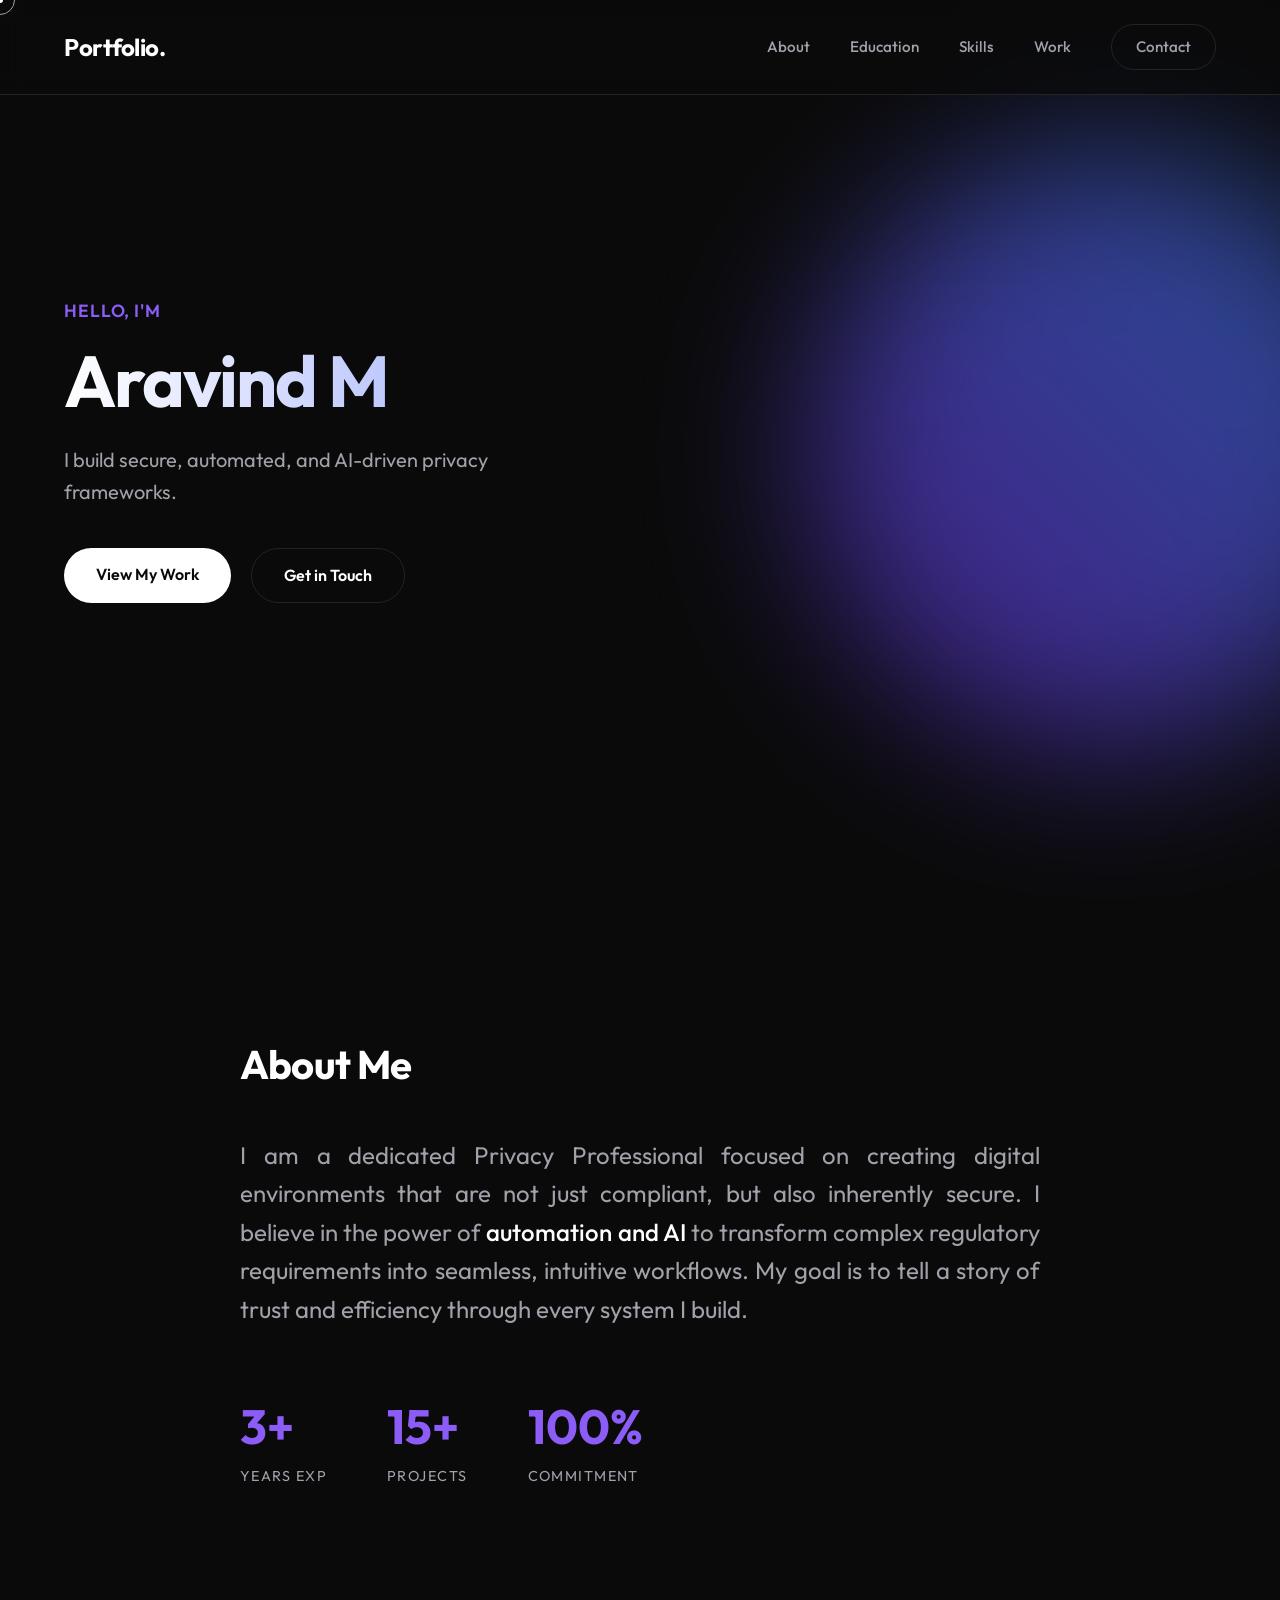
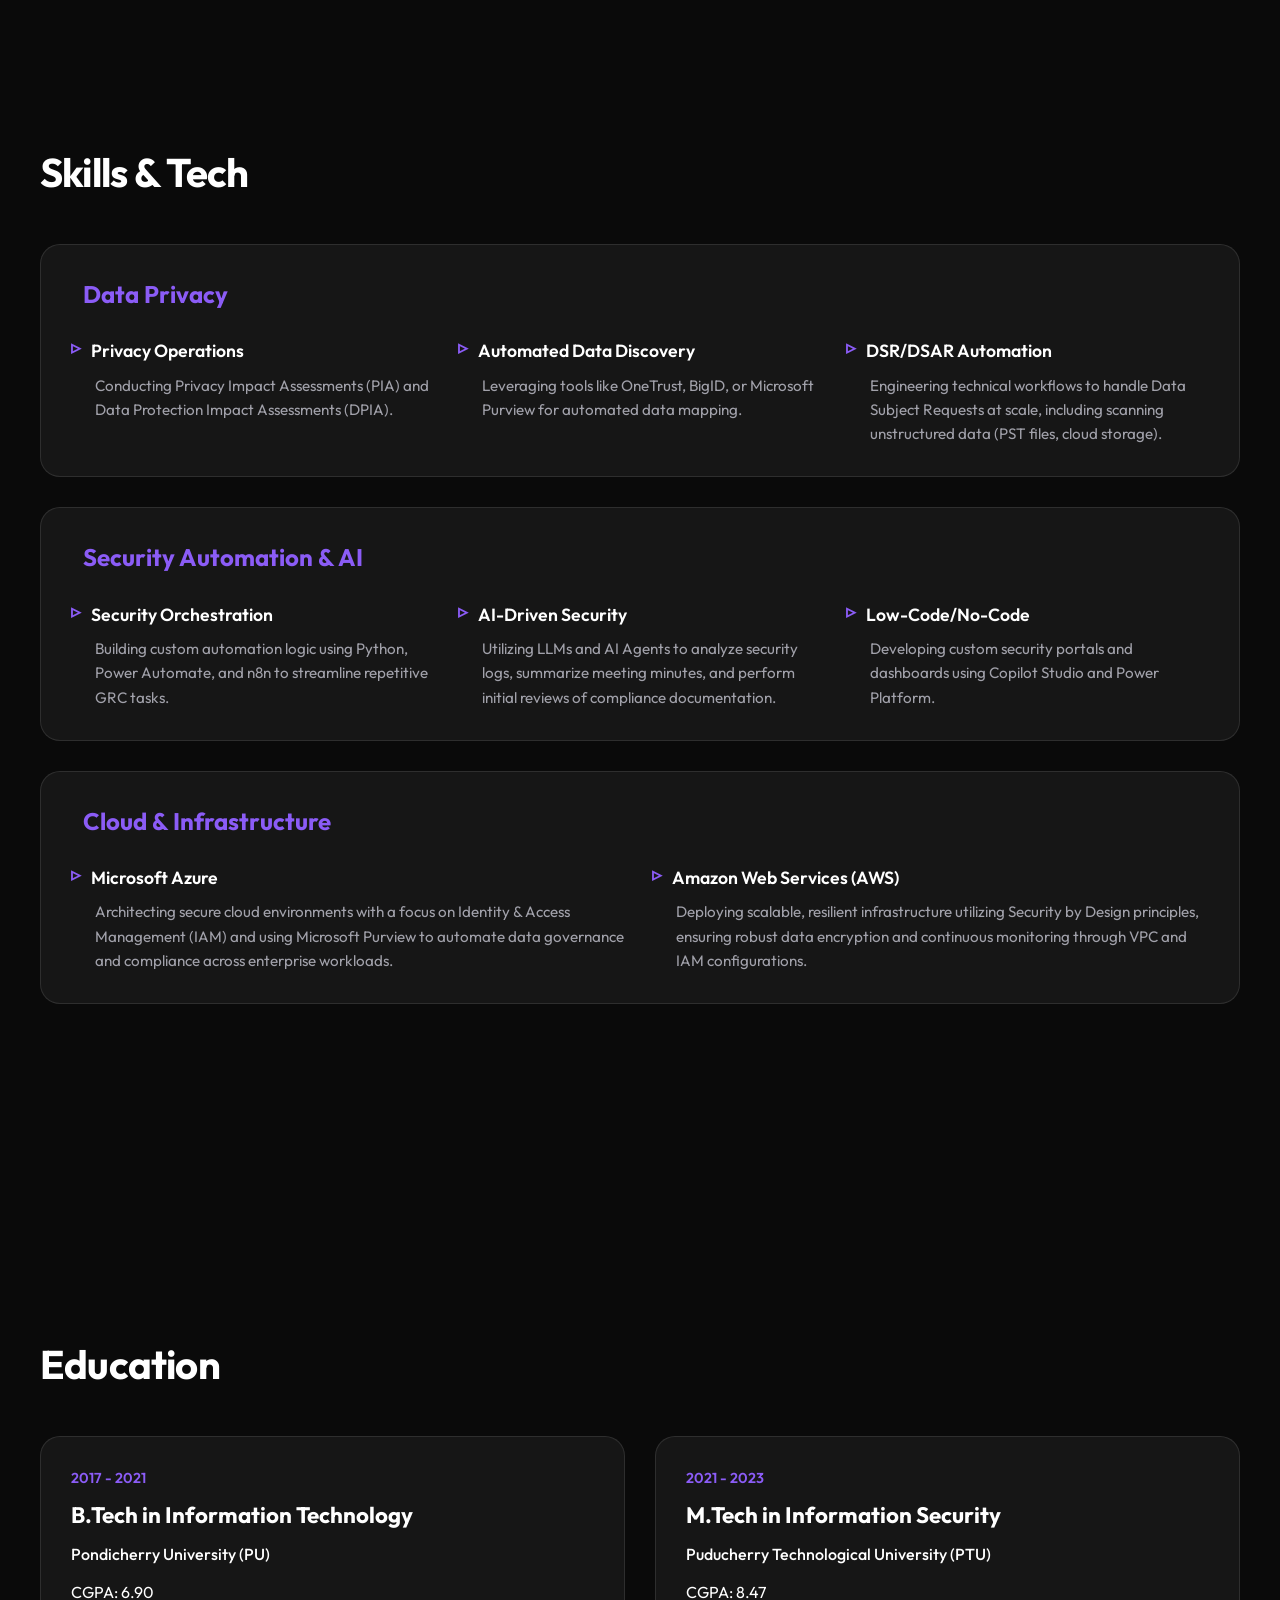
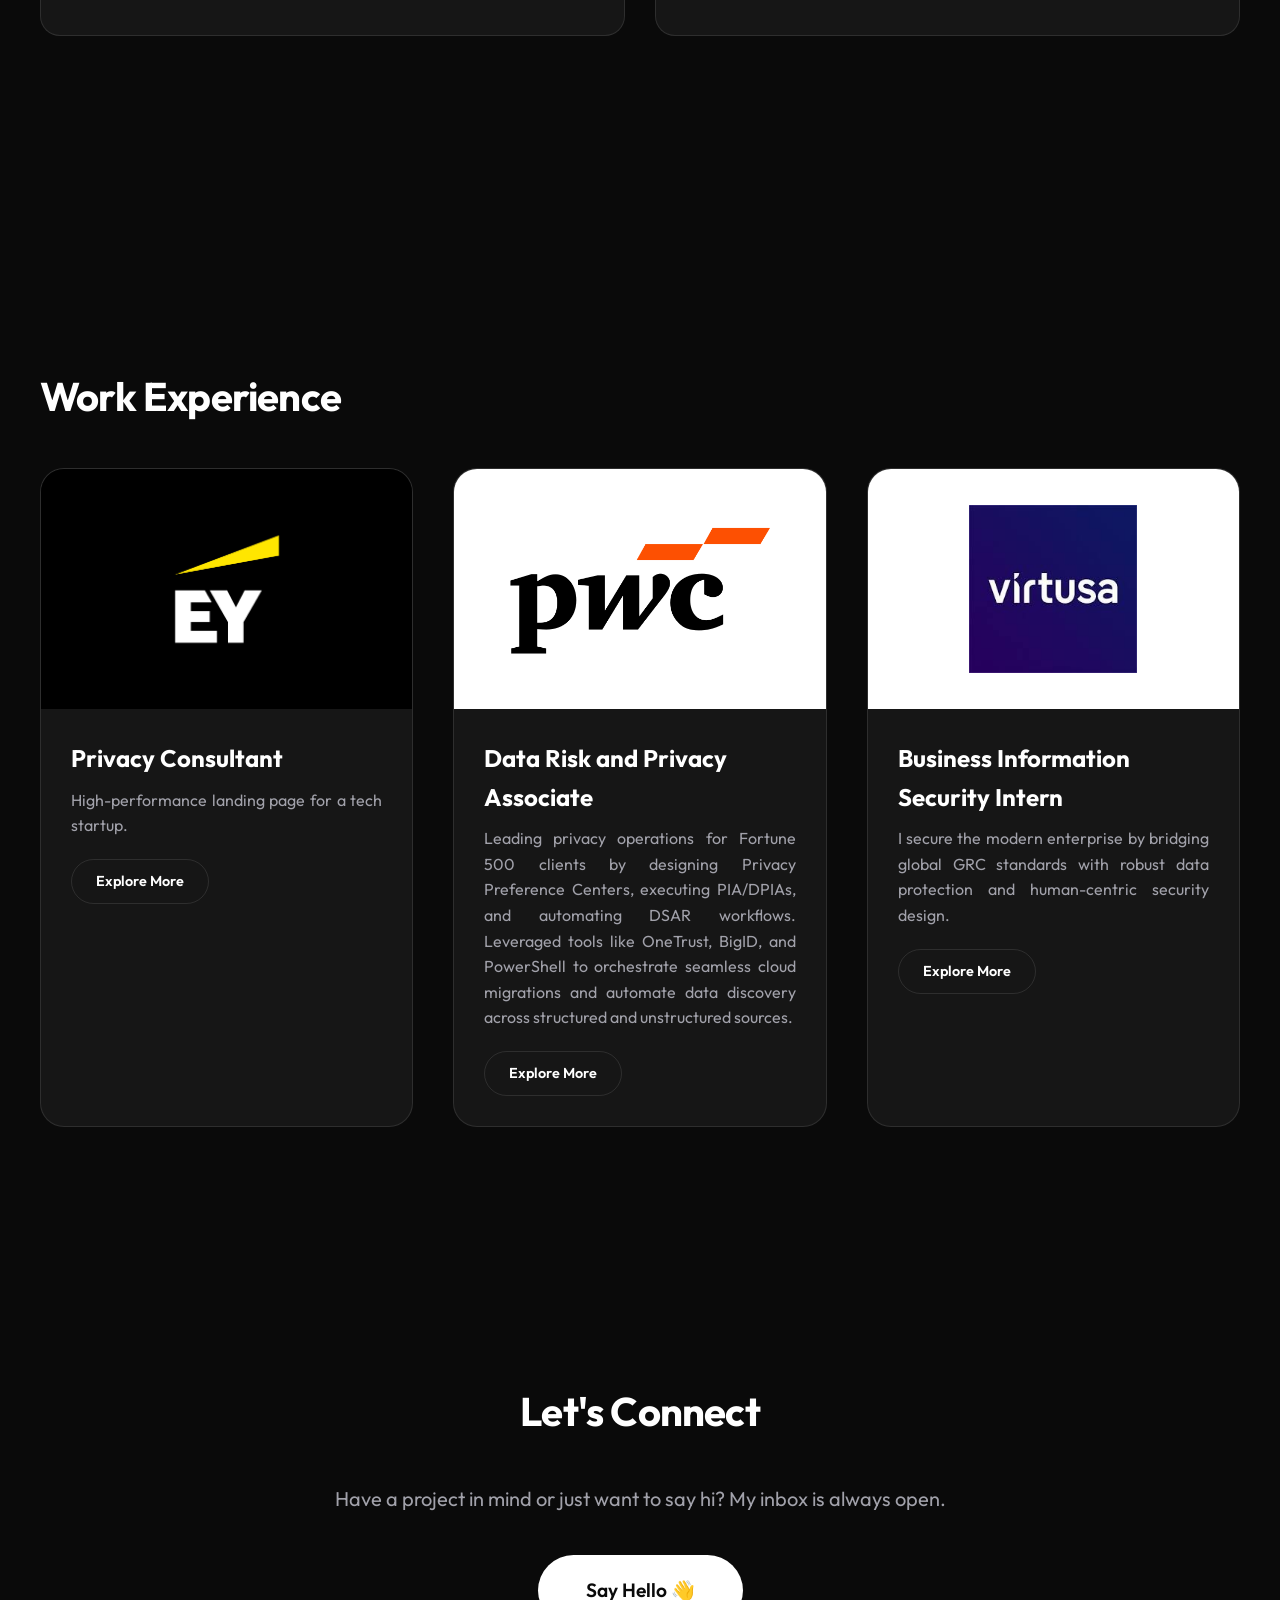
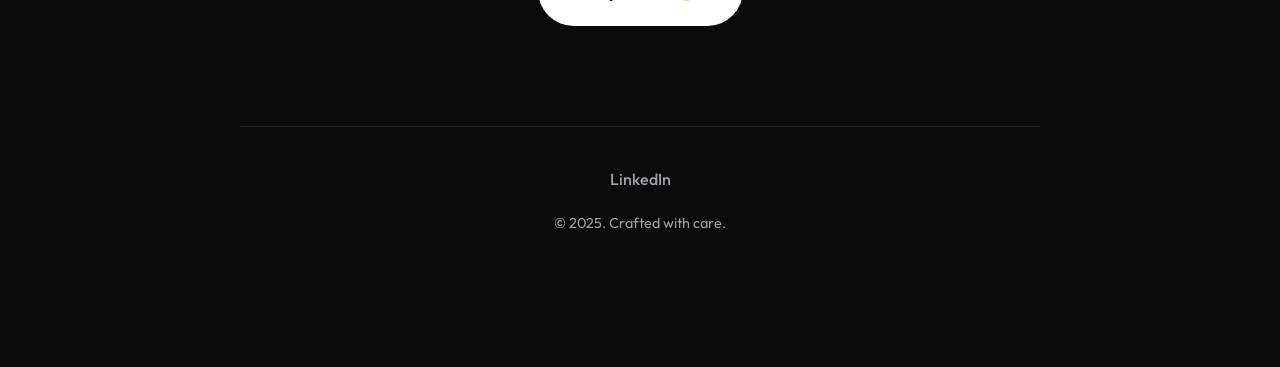
<file: index.html>
<!DOCTYPE html>
<html lang="en">

<head>
    <meta charset="UTF-8">
    <meta name="viewport" content="width=device-width, initial-scale=1.0">
    <meta name="description" content="Personal Portfolio of a Creative Developer. Simple, smooth, and impactful.">
    <title>Aravind M | Cybersecurity Enthusiast</title>
    <link rel="preconnect" href="https://fonts.googleapis.com">
    <link rel="preconnect" href="https://fonts.gstatic.com" crossorigin>
    <link href="https://fonts.googleapis.com/css2?family=Outfit:wght@300;400;600;700&display=swap" rel="stylesheet">
    <link rel="stylesheet" href="style.css">
</head>

<body>
    <div class="cursor-dot" data-cursor-dot></div>
    <div class="cursor-outline" data-cursor-outline></div>

    <nav class="navbar">
        <a href="#home" class="logo">Portfolio.</a>
        <div class="nav-links">
            <a href="#about">About</a>
            <a href="#education">Education</a>
            <a href="#skills">Skills</a>
            <a href="#work">Work</a>
            <a href="#contact" class="btn-contact">Contact</a>
        </div>
        <button class="mobile-menu-btn" aria-label="Toggle Menu">
            <span></span>
            <span></span>
            <span></span>
        </button>
    </nav>

    <main>
        <section id="home" class="hero-section">
            <div class="hero-content">
                <span class="greeting">Hello, I'm</span>
                <h1 class="glitch-text" data-text="Aravind M">Aravind M</h1>
                <p class="hero-desc">I build secure, automated, and AI-driven privacy frameworks.</p>
                <div class="hero-btns">
                    <a href="#work" class="btn primary">View My Work</a>
                    <a href="#contact" class="btn secondary">Get in Touch</a>
                </div>
            </div>
            <div class="hero-visual">
                <div class="gradient-sphere"></div>
            </div>
        </section>

        <section id="about" class="section">
            <div class="container container-text">
                <h2 class="section-title">About Me</h2>
                <p class="about-text">
                    I am a dedicated Privacy Professional focused on creating digital environments that are not just
                    compliant, but also inherently secure. I believe in the power of <span class="highlight">automation
                        and AI</span>
                    to transform complex regulatory requirements into seamless, intuitive workflows.
                    My goal is to tell a story of trust and efficiency through every system I build.
                </p>
                <div class="stats">
                    <div class="stat-item">
                        <span class="stat-number">3+</span>
                        <span class="stat-label">Years Exp</span>
                    </div>
                    <div class="stat-item">
                        <span class="stat-number">15+</span>
                        <span class="stat-label">Projects</span>
                    </div>
                    <div class="stat-item">
                        <span class="stat-number">100%</span>
                        <span class="stat-label">Commitment</span>
                    </div>
                </div>
            </div>
        </section>

        <section id="skills" class="section">
            <div class="container">
                <h2 class="section-title">Skills & Tech</h2>
                <div class="skills-grid">
                    <div class="skill-card featured-skill">
                        <div class="featured-skill-header">
                            <span class="skill-icon"></span>
                            <h3>Data Privacy</h3>
                        </div>
                        <div class="skill-details">
                            <div class="skill-item">
                                <h4>Privacy Operations</h4>
                                <p>Conducting Privacy Impact Assessments (PIA) and Data Protection Impact Assessments
                                    (DPIA).</p>
                            </div>
                            <div class="skill-item">
                                <h4>Automated Data Discovery</h4>
                                <p>Leveraging tools like OneTrust, BigID, or Microsoft Purview for automated data
                                    mapping.</p>
                            </div>
                            <div class="skill-item">
                                <h4>DSR/DSAR Automation</h4>
                                <p>Engineering technical workflows to handle Data Subject Requests at scale, including
                                    scanning unstructured data (PST files, cloud storage).</p>
                            </div>
                        </div>
                    </div>
                    <div class="skill-card featured-skill">
                        <div class="featured-skill-header">
                            <span class="skill-icon"></span>
                            <h3>Security Automation & AI</h3>
                        </div>
                        <div class="skill-details">
                            <div class="skill-item">
                                <h4>Security Orchestration</h4>
                                <p>Building custom automation logic using Python, Power Automate, and n8n to streamline
                                    repetitive GRC tasks.</p>
                            </div>
                            <div class="skill-item">
                                <h4>AI-Driven Security</h4>
                                <p>Utilizing LLMs and AI Agents to analyze security logs, summarize meeting minutes, and
                                    perform initial reviews of compliance documentation.</p>
                            </div>
                            <div class="skill-item">
                                <h4>Low-Code/No-Code</h4>
                                <p>Developing custom security portals and dashboards using Copilot Studio and Power
                                    Platform.</p>
                            </div>
                        </div>
                    </div>
                    <div class="skill-card featured-skill">
                        <div class="featured-skill-header">
                            <span class="skill-icon"></span>
                            <h3>Cloud & Infrastructure</h3>
                        </div>
                        <div class="skill-details">
                            <div class="skill-item">
                                <h4>Microsoft Azure</h4>
                                <p>Architecting secure cloud environments with a focus on Identity & Access Management
                                    (IAM) and using Microsoft Purview to automate data governance and compliance across
                                    enterprise workloads.</p>
                            </div>
                            <div class="skill-item">
                                <h4>Amazon Web Services (AWS)</h4>
                                <p>Deploying scalable, resilient infrastructure utilizing Security by Design principles,
                                    ensuring robust data encryption and continuous monitoring through VPC and IAM
                                    configurations.</p>
                            </div>
                        </div>
                    </div>

                </div>
            </div>
        </section>

        <section id="education" class="section">
            <div class="container">
                <h2 class="section-title">Education</h2>
                <div class="education-grid">
                    <div class="education-card">
                        <span class="edu-year">2017 - 2021</span>
                        <h3>B.Tech in Information Technology</h3>
                        <p class="edu-inst">Pondicherry University (PU)</p>
                        <p>CGPA: 6.90</p>
                    </div>
                    <div class="education-card">
                        <span class="edu-year">2021 - 2023</span>
                        <h3>M.Tech in Information Security</h3>
                        <p class="edu-inst">Puducherry Technological University (PTU)</p>
                        <p>CGPA: 8.47</p>
                    </div>
                </div>
            </div>
        </section>

        <section id="work" class="section">
            <div class="container">
                <h2 class="section-title">Work Experience</h2>
                <div class="projects-grid">
                    <article class="project-card">
                        <div class="project-image"
                            style="background: black; display: flex; align-items: center; justify-content: center;">
                            <img src="assets/ey-logo.png" alt="EY Logo"
                                style="max-width: 70%; max-height: 70%; object-fit: contain;">
                        </div>
                        <div class="project-info">
                            <h3>Privacy Consultant</h3>
                            <p>High-performance landing page for a tech startup.</p>
                            <a href="ey-details.html" class="btn secondary"
                                style="padding: 10px 24px; font-size: 0.9rem;">Explore More</a>
                        </div>
                    </article>
                    <article class="project-card">
                        <div class="project-image"
                            style="background: white; display: flex; align-items: center; justify-content: center;">
                            <img src="assets/pwc-logo.png" alt="PwC Logo"
                                style="max-width: 70%; max-height: 70%; object-fit: contain;">
                        </div>
                        <div class="project-info">
                            <h3>Data Risk and Privacy Associate</h3>
                            <p>Leading privacy operations for Fortune 500 clients by designing Privacy Preference
                                Centers, executing PIA/DPIAs, and automating DSAR workflows. Leveraged tools like
                                OneTrust, BigID, and PowerShell to orchestrate seamless cloud migrations and automate
                                data discovery across structured and unstructured sources.</p>
                            <a href="project-details.html" class="btn secondary"
                                style="padding: 10px 24px; font-size: 0.9rem;">Explore More</a>
                        </div>
                    </article>
                    <article class="project-card">
                        <div class="project-image"
                            style="background: white; display: flex; align-items: center; justify-content: center;">
                            <img src="assets/virtusa-logo.jpg" alt="Virtusa Logo"
                                style="max-width: 70%; max-height: 70%; object-fit: contain;">
                        </div>
                        <div class="project-info">
                            <h3>Business Information Security Intern </h3>
                            <p>I secure the modern enterprise by bridging global GRC standards with robust data
                                protection and human-centric security design.</p>
                            <a href="virtusa-details.html" class="btn secondary"
                                style="padding: 10px 24px; font-size: 0.9rem;">Explore More</a>
                        </div>
                    </article>
                </div>
            </div>
        </section>

        <section id="contact" class="section contact-section">
            <div class="container container-text">
                <h2 class="section-title">Let's Connect</h2>
                <p class="contact-desc">Have a project in mind or just want to say hi? My inbox is always open.</p>
                <a href="contact.html" class="btn primary huge-btn">Say Hello 👋</a>

                <footer class="footer">
                    <div class="social-links">
                        <a href="https://linkedin.com/in/aravind-m-a4b120201">LinkedIn</a>
                    </div>
                    <p class="copyright">&copy; 2025. Crafted with care.</p>
                </footer>
            </div>
        </section>
    </main>

    <script src="script.js"></script>
</body>

</html>
</file>
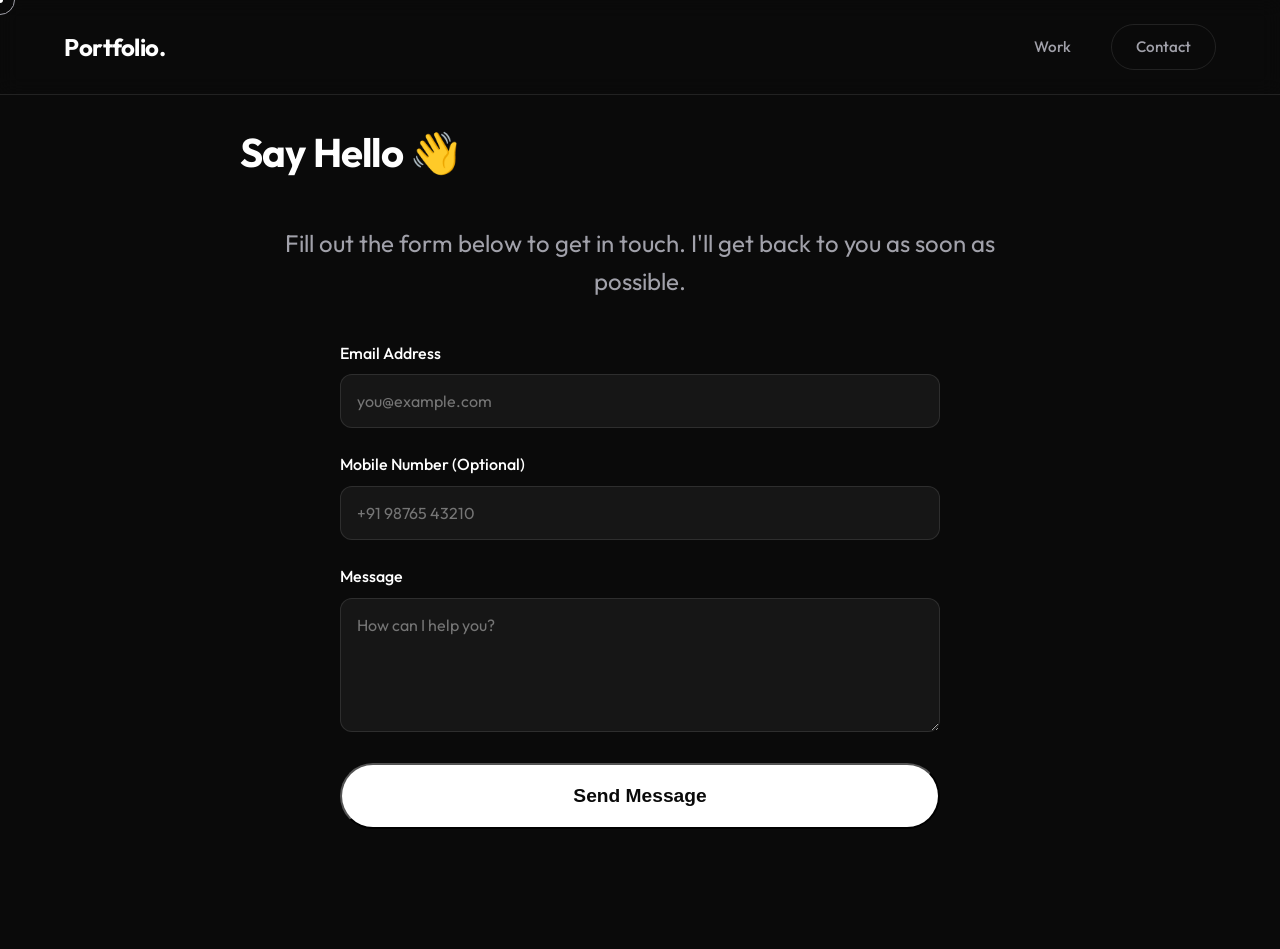
<file: contact.html>
<!DOCTYPE html>
<html lang="en">

<head>
    <meta charset="UTF-8">
    <meta name="viewport" content="width=device-width, initial-scale=1.0">
    <title>Contact Me | Aravind M</title>
    <link rel="preconnect" href="https://fonts.googleapis.com">
    <link rel="preconnect" href="https://fonts.gstatic.com" crossorigin>
    <link href="https://fonts.googleapis.com/css2?family=Outfit:wght@300;400;600;700&display=swap" rel="stylesheet">
    <link rel="stylesheet" href="style.css">
</head>

<body>
    <div class="cursor-dot" data-cursor-dot></div>
    <div class="cursor-outline" data-cursor-outline></div>

    <nav class="navbar">
        <a href="index.html" class="logo">Portfolio.</a>
        <div class="nav-links">
            <a href="index.html#work">Work</a>
            <a href="index.html#contact" class="btn-contact">Contact</a>
        </div>
    </nav>

    <main>
        <section class="section">
            <div class="container container-text">
                <h1 class="section-title">Say Hello 👋</h1>
                <p class="about-text" style="text-align: center; margin-bottom: 40px;">
                    Fill out the form below to get in touch. I'll get back to you as soon as possible.
                </p>

                <form action="https://formsubmit.co/aravindhmaran1@gmail.com" method="POST" class="contact-form">
                    <!-- Hidden configuration for FormSubmit -->
                    <!-- <input type="hidden" name="_next" value="http://YOUR_GITHUB_PAGES_URL/index.html"> -->
                    <input type="hidden" name="_subject" value="New Portfolio Contact Submission">
                    <input type="hidden" name="_captcha" value="false">

                    <div class="form-group">
                        <label for="email" class="form-label">Email Address</label>
                        <input type="email" id="email" name="email" class="form-input" placeholder="you@example.com"
                            required>
                    </div>

                    <div class="form-group">
                        <label for="mobile" class="form-label">Mobile Number (Optional)</label>
                        <input type="tel" id="mobile" name="mobile" class="form-input" placeholder="+91 98765 43210">
                    </div>

                    <div class="form-group">
                        <label for="message" class="form-label">Message</label>
                        <textarea id="message" name="message" class="form-input" rows="5"
                            placeholder="How can I help you?" required></textarea>
                    </div>

                    <div style="text-align: center;">
                        <button type="submit" class="btn primary huge-btn" style="width: 100%;">Send Message</button>
                    </div>
                </form>
            </div>
        </section>
    </main>

    <script src="script.js"></script>
</body>

</html>
</file>
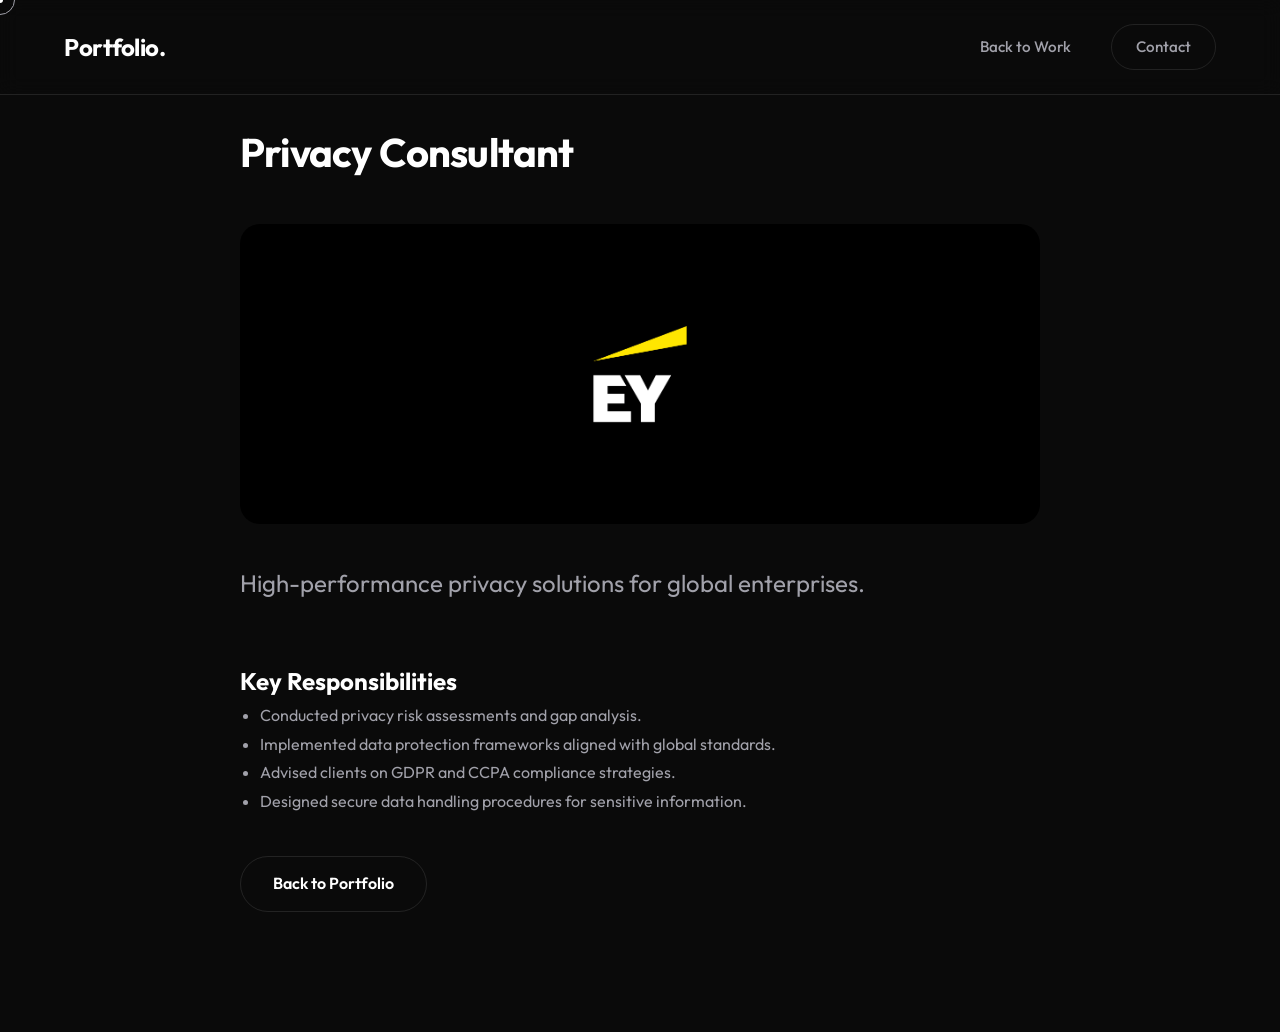
<file: ey-details.html>
<!DOCTYPE html>
<html lang="en">

<head>
    <meta charset="UTF-8">
    <meta name="viewport" content="width=device-width, initial-scale=1.0">
    <title>Privacy Consultant | Aravind M</title>
    <link rel="preconnect" href="https://fonts.googleapis.com">
    <link rel="preconnect" href="https://fonts.gstatic.com" crossorigin>
    <link href="https://fonts.googleapis.com/css2?family=Outfit:wght@300;400;600;700&display=swap" rel="stylesheet">
    <link rel="stylesheet" href="style.css">
</head>

<body>
    <div class="cursor-dot" data-cursor-dot></div>
    <div class="cursor-outline" data-cursor-outline></div>

    <nav class="navbar">
        <a href="index.html" class="logo">Portfolio.</a>
        <div class="nav-links">
            <a href="index.html#work">Back to Work</a>
            <a href="index.html#contact" class="btn-contact">Contact</a>
        </div>
    </nav>

    <main>
        <section class="section">
            <div class="container container-text">
                <h1 class="section-title">Privacy Consultant</h1>
                <div
                    style="width: 100%; height: 300px; background: black; display: flex; align-items: center; justify-content: center; border-radius: 20px; margin-bottom: 40px;">
                    <img src="assets/ey-logo.png" alt="EY Logo" style="max-height: 150px; width: auto;">
                </div>

                <div class="project-content">
                    <p class="about-text">
                        High-performance privacy solutions for global enterprises.
                    </p>

                    <h2>Key Responsibilities</h2>
                    <ul
                        style="list-style: disc; margin-left: 20px; color: var(--text-secondary); margin-bottom: 40px; line-height: 1.8;">
                        <li>Conducted privacy risk assessments and gap analysis.</li>
                        <li>Implemented data protection frameworks aligned with global standards.</li>
                        <li>Advised clients on GDPR and CCPA compliance strategies.</li>
                        <li>Designed secure data handling procedures for sensitive information.</li>
                    </ul>

                    <a href="index.html#work" class="btn secondary">Back to Portfolio</a>
                </div>
            </div>
        </section>
    </main>

    <script src="script.js"></script>
</body>

</html>
</file>
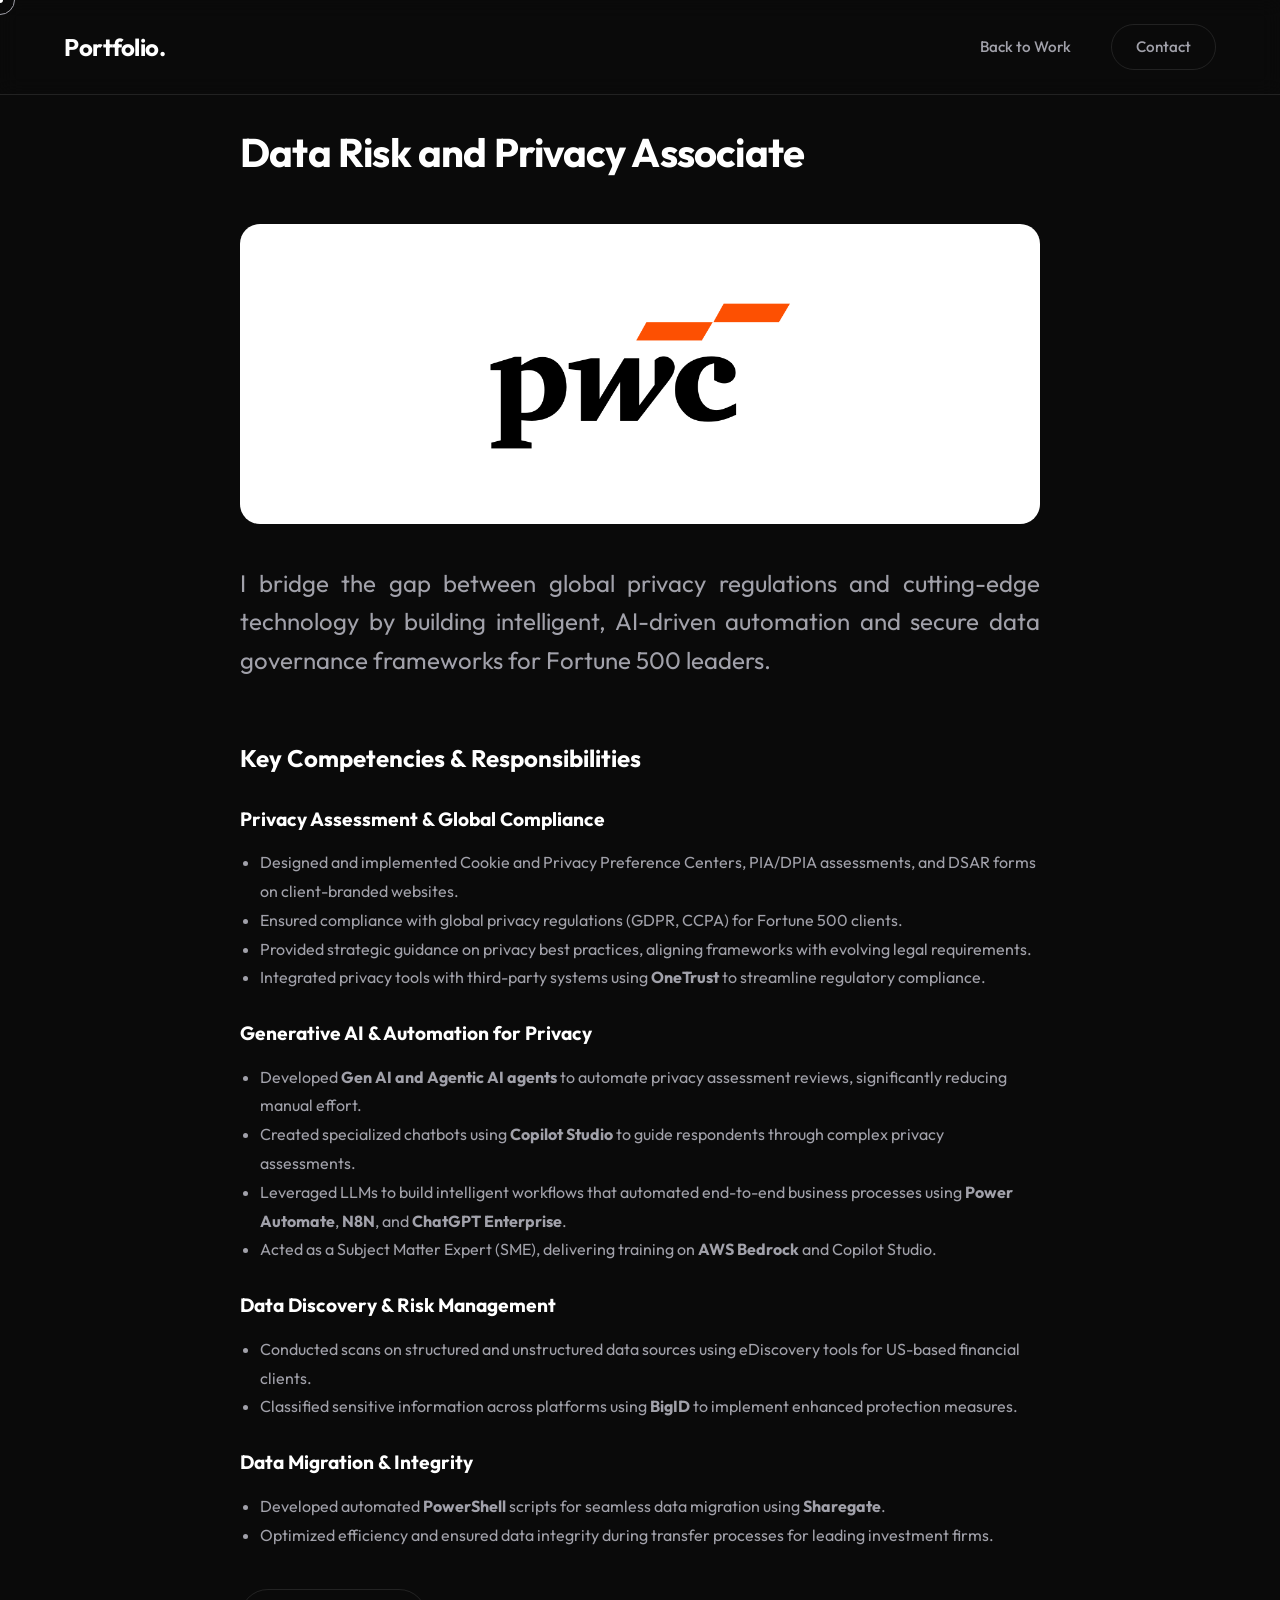
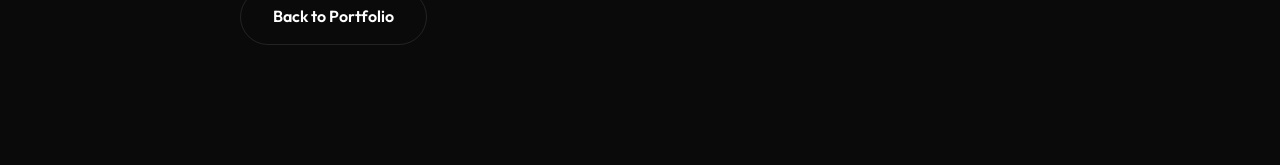
<file: project-details.html>
<!DOCTYPE html>
<html lang="en">

<head>
    <meta charset="UTF-8">
    <meta name="viewport" content="width=device-width, initial-scale=1.0">
    <title>Project Details | Aravind M</title>
    <link rel="preconnect" href="https://fonts.googleapis.com">
    <link rel="preconnect" href="https://fonts.gstatic.com" crossorigin>
    <link href="https://fonts.googleapis.com/css2?family=Outfit:wght@300;400;600;700&display=swap" rel="stylesheet">
    <link rel="stylesheet" href="style.css">
</head>

<body>
    <div class="cursor-dot" data-cursor-dot></div>
    <div class="cursor-outline" data-cursor-outline></div>

    <nav class="navbar">
        <a href="index.html" class="logo">Portfolio.</a>
        <div class="nav-links">
            <a href="index.html#work">Back to Work</a>
            <a href="index.html#contact" class="btn-contact">Contact</a>
        </div>
    </nav>

    <main>
        <section class="section">
            <div class="container container-text">
                <h1 class="section-title">Data Risk and Privacy Associate</h1>
                <div
                    style="width: 100%; height: 300px; background: white; display: flex; align-items: center; justify-content: center; border-radius: 20px; margin-bottom: 40px;">
                    <img src="assets/pwc-logo.png" alt="PwC Logo" style="max-height: 150px; width: auto;">
                </div>

                <div class="project-content">
                    <p class="about-text">
                        I bridge the gap between global privacy regulations and cutting-edge technology by
                        building intelligent, AI-driven automation and secure data governance frameworks for
                        Fortune 500 leaders.
                    </p>

                    <h2>Key Competencies & Responsibilities</h2>

                    <div style="color: var(--text-secondary); margin-bottom: 40px; line-height: 1.8;">
                        <h3
                            style="color: var(--text-primary); font-size: 1.2rem; margin-top: 24px; margin-bottom: 12px;">
                            Privacy Assessment & Global Compliance</h3>
                        <ul style="list-style: disc; margin-left: 20px; margin-bottom: 20px;">
                            <li>Designed and implemented Cookie and Privacy Preference Centers, PIA/DPIA assessments,
                                and DSAR forms on client-branded websites.</li>
                            <li>Ensured compliance with global privacy regulations (GDPR, CCPA) for Fortune 500 clients.
                            </li>
                            <li>Provided strategic guidance on privacy best practices, aligning frameworks with evolving
                                legal requirements.</li>
                            <li>Integrated privacy tools with third-party systems using <strong>OneTrust</strong> to
                                streamline regulatory compliance.</li>
                        </ul>

                        <h3
                            style="color: var(--text-primary); font-size: 1.2rem; margin-top: 24px; margin-bottom: 12px;">
                            Generative AI & Automation for Privacy</h3>
                        <ul style="list-style: disc; margin-left: 20px; margin-bottom: 20px;">
                            <li>Developed <strong>Gen AI and Agentic AI agents</strong> to automate privacy assessment
                                reviews, significantly reducing manual effort.</li>
                            <li>Created specialized chatbots using <strong>Copilot Studio</strong> to guide respondents
                                through complex privacy assessments.</li>
                            <li>Leveraged LLMs to build intelligent workflows that automated end-to-end business
                                processes using <strong>Power Automate</strong>, <strong>N8N</strong>, and
                                <strong>ChatGPT Enterprise</strong>.</li>
                            <li>Acted as a Subject Matter Expert (SME), delivering training on <strong>AWS
                                    Bedrock</strong> and Copilot Studio.</li>
                        </ul>

                        <h3
                            style="color: var(--text-primary); font-size: 1.2rem; margin-top: 24px; margin-bottom: 12px;">
                            Data Discovery & Risk Management</h3>
                        <ul style="list-style: disc; margin-left: 20px; margin-bottom: 20px;">
                            <li>Conducted scans on structured and unstructured data sources using eDiscovery tools for
                                US-based financial clients.</li>
                            <li>Classified sensitive information across platforms using <strong>BigID</strong> to
                                implement enhanced protection measures.</li>
                        </ul>

                        <h3
                            style="color: var(--text-primary); font-size: 1.2rem; margin-top: 24px; margin-bottom: 12px;">
                            Data Migration & Integrity</h3>
                        <ul style="list-style: disc; margin-left: 20px; margin-bottom: 20px;">
                            <li>Developed automated <strong>PowerShell</strong> scripts for seamless data migration
                                using <strong>Sharegate</strong>.</li>
                            <li>Optimized efficiency and ensured data integrity during transfer processes for leading
                                investment firms.</li>
                        </ul>
                    </div>

                    <a href="index.html#work" class="btn secondary">Back to Portfolio</a>
                </div>
            </div>
        </section>
    </main>

    <script src="script.js"></script>
</body>

</html>
</file>
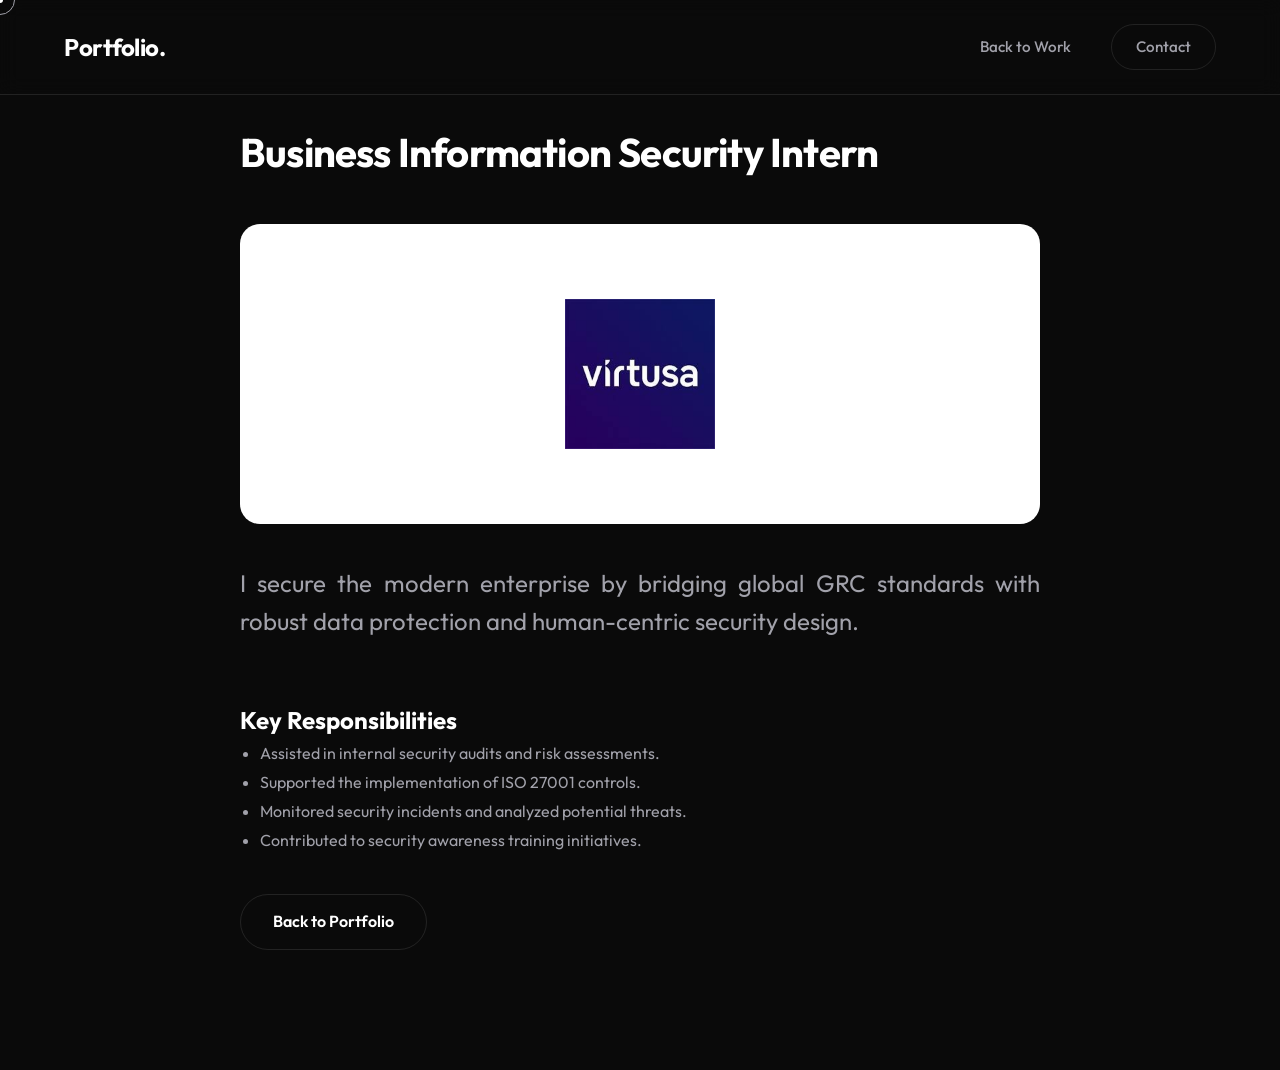
<file: virtusa-details.html>
<!DOCTYPE html>
<html lang="en">

<head>
    <meta charset="UTF-8">
    <meta name="viewport" content="width=device-width, initial-scale=1.0">
    <title>Business Information Security Intern | Aravind M</title>
    <link rel="preconnect" href="https://fonts.googleapis.com">
    <link rel="preconnect" href="https://fonts.gstatic.com" crossorigin>
    <link href="https://fonts.googleapis.com/css2?family=Outfit:wght@300;400;600;700&display=swap" rel="stylesheet">
    <link rel="stylesheet" href="style.css">
</head>

<body>
    <div class="cursor-dot" data-cursor-dot></div>
    <div class="cursor-outline" data-cursor-outline></div>

    <nav class="navbar">
        <a href="index.html" class="logo">Portfolio.</a>
        <div class="nav-links">
            <a href="index.html#work">Back to Work</a>
            <a href="index.html#contact" class="btn-contact">Contact</a>
        </div>
    </nav>

    <main>
        <section class="section">
            <div class="container container-text">
                <h1 class="section-title">Business Information Security Intern</h1>
                <div
                    style="width: 100%; height: 300px; background: white; display: flex; align-items: center; justify-content: center; border-radius: 20px; margin-bottom: 40px;">
                    <img src="assets/virtusa-logo.jpg" alt="Virtusa Logo" style="max-height: 150px; width: auto;">
                </div>

                <div class="project-content">
                    <p class="about-text">
                        I secure the modern enterprise by bridging global GRC standards with robust data
                        protection and human-centric security design.
                    </p>

                    <h2>Key Responsibilities</h2>
                    <ul
                        style="list-style: disc; margin-left: 20px; color: var(--text-secondary); margin-bottom: 40px; line-height: 1.8;">
                        <li>Assisted in internal security audits and risk assessments.</li>
                        <li>Supported the implementation of ISO 27001 controls.</li>
                        <li>Monitored security incidents and analyzed potential threats.</li>
                        <li>Contributed to security awareness training initiatives.</li>
                    </ul>

                    <a href="index.html#work" class="btn secondary">Back to Portfolio</a>
                </div>
            </div>
        </section>
    </main>

    <script src="script.js"></script>
</body>

</html>
</file>
<file: style.css>
:root {
    --bg-color: #0a0a0a;
    --text-primary: #ffffff;
    --text-secondary: #a1a1aa;
    --accent: #6d28d9;
    --accent-glow: #8b5cf6;
    --surface: rgba(255, 255, 255, 0.05);
    --surface-hover: rgba(255, 255, 255, 0.1);
    --border: rgba(255, 255, 255, 0.1);

    --font-main: 'Outfit', sans-serif;

    --ease-out-expo: cubic-bezier(0.19, 1, 0.22, 1);
}

* {
    margin: 0;
    padding: 0;
    box-sizing: border-box;
    scroll-behavior: smooth;
}

body {
    background-color: var(--bg-color);
    color: var(--text-primary);
    font-family: var(--font-main);
    line-height: 1.6;
    overflow-x: hidden;
    cursor: none;
    /* Custom cursor */
}

/* Custom Cursor */
.cursor-dot {
    width: 6px;
    height: 6px;
    background-color: var(--text-primary);
    position: fixed;
    top: 0;
    left: 0;
    transform: translate(-50%, -50%);
    border-radius: 50%;
    z-index: 9999;
    pointer-events: none;
}

.cursor-outline {
    width: 30px;
    height: 30px;
    border: 1px solid var(--text-secondary);
    position: fixed;
    top: 0;
    left: 0;
    transform: translate(-50%, -50%);
    border-radius: 50%;
    z-index: 9998;
    pointer-events: none;
    transition: width 0.2s, height 0.2s, background-color 0.2s;
}

body:hover .cursor-outline {
    opacity: 1;
}

/* Typography & Layout */
a {
    text-decoration: none;
    color: inherit;
    position: relative;
    transition: color 0.3s;
}

ul {
    list-style: none;
}

.section {
    padding: 120px 20px;
    min-height: 80vh;
    display: flex;
    align-items: center;
    justify-content: center;
    position: relative;
}

.container {
    max-width: 1200px;
    width: 100%;
    margin: 0 auto;
}

.container-text {
    max-width: 800px;
}

/* Navigation */
.navbar {
    position: fixed;
    top: 0;
    left: 0;
    width: 100%;
    padding: 24px 5%;
    display: flex;
    justify-content: space-between;
    align-items: center;
    z-index: 100;
    backdrop-filter: blur(10px);
    background: rgba(10, 10, 10, 0.7);
    border-bottom: 1px solid var(--border);
}

.logo {
    font-weight: 700;
    font-size: 1.5rem;
    letter-spacing: -0.02em;
}

.nav-links {
    display: flex;
    gap: 40px;
    align-items: center;
}

.nav-links a {
    font-size: 0.95rem;
    font-weight: 500;
    color: var(--text-secondary);
}

.nav-links a:hover {
    color: var(--text-primary);
}

.btn-contact {
    padding: 10px 24px;
    border: 1px solid var(--border);
    border-radius: 50px;
    transition: all 0.3s var(--ease-out-expo);
}

.btn-contact:hover {
    background: var(--text-primary);
    color: var(--bg-color);
    border-color: var(--text-primary);
}

/* Hero Section */
.hero-section {
    min-height: 100vh;
    padding: 0 5%;
    display: flex;
    align-items: center;
    overflow: hidden;
    position: relative;
}

.hero-content {
    z-index: 2;
    max-width: 600px;
}

.greeting {
    font-size: 1.1rem;
    color: var(--accent-glow);
    font-weight: 600;
    letter-spacing: 0.05em;
    text-transform: uppercase;
    display: block;
    margin-bottom: 16px;
    opacity: 0;
    animation: fadeUp 1s ease forwards 0.2s;
}

.hero-section h1 {
    font-size: 4.5rem;
    line-height: 1.1;
    margin-bottom: 24px;
    letter-spacing: -0.03em;
    background: linear-gradient(to right, #fff, #a5b4fc);
    background-clip: text;
    -webkit-background-clip: text;
    -webkit-text-fill-color: transparent;
    opacity: 0;
    animation: fadeUp 1s ease forwards 0.4s;
}

.hero-desc {
    font-size: 1.25rem;
    color: var(--text-secondary);
    margin-bottom: 40px;
    max-width: 450px;
    opacity: 0;
    animation: fadeUp 1s ease forwards 0.6s;
}

.hero-btns {
    display: flex;
    gap: 20px;
    opacity: 0;
    animation: fadeUp 1s ease forwards 0.8s;
}

.btn {
    padding: 14px 32px;
    border-radius: 50px;
    font-weight: 600;
    font-size: 1rem;
    cursor: pointer;
    transition: transform 0.3s var(--ease-out-expo), box-shadow 0.3s;
    display: inline-block;
    text-align: center;
}

.btn:active {
    transform: scale(0.95);
}

.btn.primary {
    background: var(--text-primary);
    color: var(--bg-color);
}

.btn.primary:hover {
    box-shadow: 0 0 20px rgba(255, 255, 255, 0.3);
}

.btn.secondary {
    background: transparent;
    border: 1px solid var(--border);
    color: var(--text-primary);
}

.btn.secondary:hover {
    background: var(--surface);
    border-color: var(--text-primary);
}

/* Hero Visual - Animated Sphere */
.hero-visual {
    position: absolute;
    right: -10%;
    top: 50%;
    transform: translateY(-50%);
    width: 600px;
    height: 600px;
    z-index: 1;
    pointer-events: none;
    filter: blur(80px);
    opacity: 0.6;
}

.gradient-sphere {
    width: 100%;
    height: 100%;
    background: linear-gradient(45deg, var(--accent), #3b82f6);
    border-radius: 50%;
    animation: float 10s infinite ease-in-out;
}

@keyframes float {

    0%,
    100% {
        transform: translate(0, 0) scale(1);
    }

    50% {
        transform: translate(-20px, 30px) scale(1.1);
    }
}

@keyframes fadeUp {
    from {
        opacity: 0;
        transform: translateY(30px);
    }

    to {
        opacity: 1;
        transform: translateY(0);
    }
}

/* Sections */
.section-title {
    font-size: 2.5rem;
    margin-bottom: 40px;
    letter-spacing: -0.02em;
}

.about-text {
    font-size: 1.5rem;
    color: var(--text-secondary);
    line-height: 1.6;
    margin-bottom: 60px;
    text-align: justify;
}

.highlight {
    color: var(--text-primary);
    font-weight: 500;
}

.stats {
    display: flex;
    gap: 60px;
}

.stat-item {
    display: flex;
    flex-direction: column;
}

.stat-number {
    font-size: 3rem;
    font-weight: 700;
    color: var(--accent-glow);
}

.stat-label {
    color: var(--text-secondary);
    font-size: 0.9rem;
    text-transform: uppercase;
    letter-spacing: 0.1em;
}

/* Skills Grid */
.skills-grid {
    display: grid;
    grid-template-columns: repeat(auto-fit, minmax(250px, 1fr));
    gap: 30px;
}

.skill-card {
    background: var(--surface);
    padding: 30px;
    border-radius: 20px;
    border: 1px solid var(--border);
    transition: transform 0.3s var(--ease-out-expo), border-color 0.3s;
}

.skill-card:hover {
    transform: translateY(-5px);
    border-color: var(--accent-glow);
}

.skill-card h3 {
    margin-bottom: 12px;
    font-size: 1.25rem;
}

.skill-card p {
    color: var(--text-secondary);
}

/* Featured Skill Card */
.featured-skill {
    grid-column: 1 / -1;
    display: flex;
    flex-direction: column;
    gap: 24px;
}

.featured-skill-header {
    display: flex;
    align-items: center;
    gap: 12px;
}

.featured-skill-header .skill-icon {
    font-size: 1.8rem;
}

.featured-skill-header h3 {
    margin-bottom: 0;
    font-size: 1.5rem;
    color: var(--accent-glow);
}

.skill-details {
    display: grid;
    grid-template-columns: repeat(auto-fit, minmax(280px, 1fr));
    gap: 24px;
}

.skill-item h4 {
    color: var(--text-primary);
    font-size: 1.1rem;
    margin-bottom: 8px;
    font-weight: 600;
    display: flex;
    align-items: flex-start;
    gap: 10px;
}

.skill-item h4::before {
    content: "▹";
    color: var(--accent-glow);
    font-size: 1.2rem;
    line-height: 1.1;
}

.skill-item p {
    font-size: 0.95rem;
    line-height: 1.6;
    color: var(--text-secondary);
    padding-left: 24px;
}

/* Education Grid */
.education-grid {
    display: grid;
    grid-template-columns: repeat(auto-fit, minmax(300px, 1fr));
    gap: 30px;
}

.education-card {
    background: var(--surface);
    padding: 30px;
    border-radius: 20px;
    border: 1px solid var(--border);
    transition: transform 0.3s var(--ease-out-expo), border-color 0.3s;
    display: flex;
    flex-direction: column;
}

.education-card:hover {
    transform: translateY(-5px);
    border-color: var(--accent-glow);
}

.edu-year {
    font-size: 0.9rem;
    color: var(--accent-glow);
    font-weight: 600;
    margin-bottom: 8px;
    display: block;
}

.education-card h3 {
    font-size: 1.4rem;
    margin-bottom: 8px;
}

.edu-inst {
    color: var(--text-primary);
    font-weight: 500;
    margin-bottom: 12px;
}

/* Work Grid */
.projects-grid {
    display: grid;
    grid-template-columns: repeat(auto-fit, minmax(300px, 1fr));
    gap: 40px;
}

.project-card {
    background: var(--surface);
    border-radius: 24px;
    overflow: hidden;
    border: 1px solid var(--border);
    transition: transform 0.3s;
}

.project-card:hover {
    transform: translateY(-10px);
}

.project-image {
    height: 240px;
    background: linear-gradient(to bottom right, #2d2d2d, #1a1a1a);
    width: 100%;
}

.project-info {
    padding: 30px;
}

.project-info h3 {
    font-size: 1.5rem;
    margin-bottom: 10px;
}

.project-info p {
    color: var(--text-secondary);
    margin-bottom: 20px;
    text-align: justify;
}

.btn-link {
    font-weight: 600;
    font-size: 0.9rem;
    color: var(--accent-glow);
}

.btn-link:hover {
    text-decoration: underline;
}

/* Contact Form */
.contact-form {
    max-width: 600px;
    margin: 0 auto;
    text-align: left;
}

.form-group {
    margin-bottom: 24px;
}

.form-label {
    display: block;
    margin-bottom: 8px;
    color: var(--text-primary);
    font-weight: 500;
}

.form-input {
    width: 100%;
    padding: 16px;
    background: var(--surface);
    border: 1px solid var(--border);
    border-radius: 12px;
    color: var(--text-primary);
    font-size: 1rem;
    font-family: var(--font-main);
    transition: border-color 0.3s;
}

.form-input:focus {
    outline: none;
    border-color: var(--accent-glow);
}

/* Contact */
.contact-section {
    text-align: center;
}

.contact-desc {
    font-size: 1.25rem;
    color: var(--text-secondary);
    margin-bottom: 40px;
}

.huge-btn {
    padding: 20px 48px;
    font-size: 1.2rem;
}

.footer {
    margin-top: 100px;
    padding-top: 40px;
    border-top: 1px solid var(--border);
    display: flex;
    flex-direction: column;
    align-items: center;
    gap: 20px;
}

.social-links {
    display: flex;
    gap: 24px;
}

.social-links a {
    color: var(--text-secondary);
    font-weight: 500;
}

.social-links a:hover {
    color: var(--text-primary);
}

.copyright {
    color: var(--text-secondary);
    font-size: 0.9rem;
}

.mobile-menu-btn {
    display: none;
}

/* Mobile Responsive */
@media (max-width: 768px) {
    .hero-section h1 {
        font-size: 3rem;
    }

    .nav-links {
        display: none;
    }

    .mobile-menu-btn {
        display: block;
    }

    /* simplified for now */
    .hero-visual {
        display: none;
    }

    .cursor-dot,
    .cursor-outline {
        display: none;
    }

    /* No custom cursor on touch */
    body {
        cursor: auto;
    }
}
</file>
